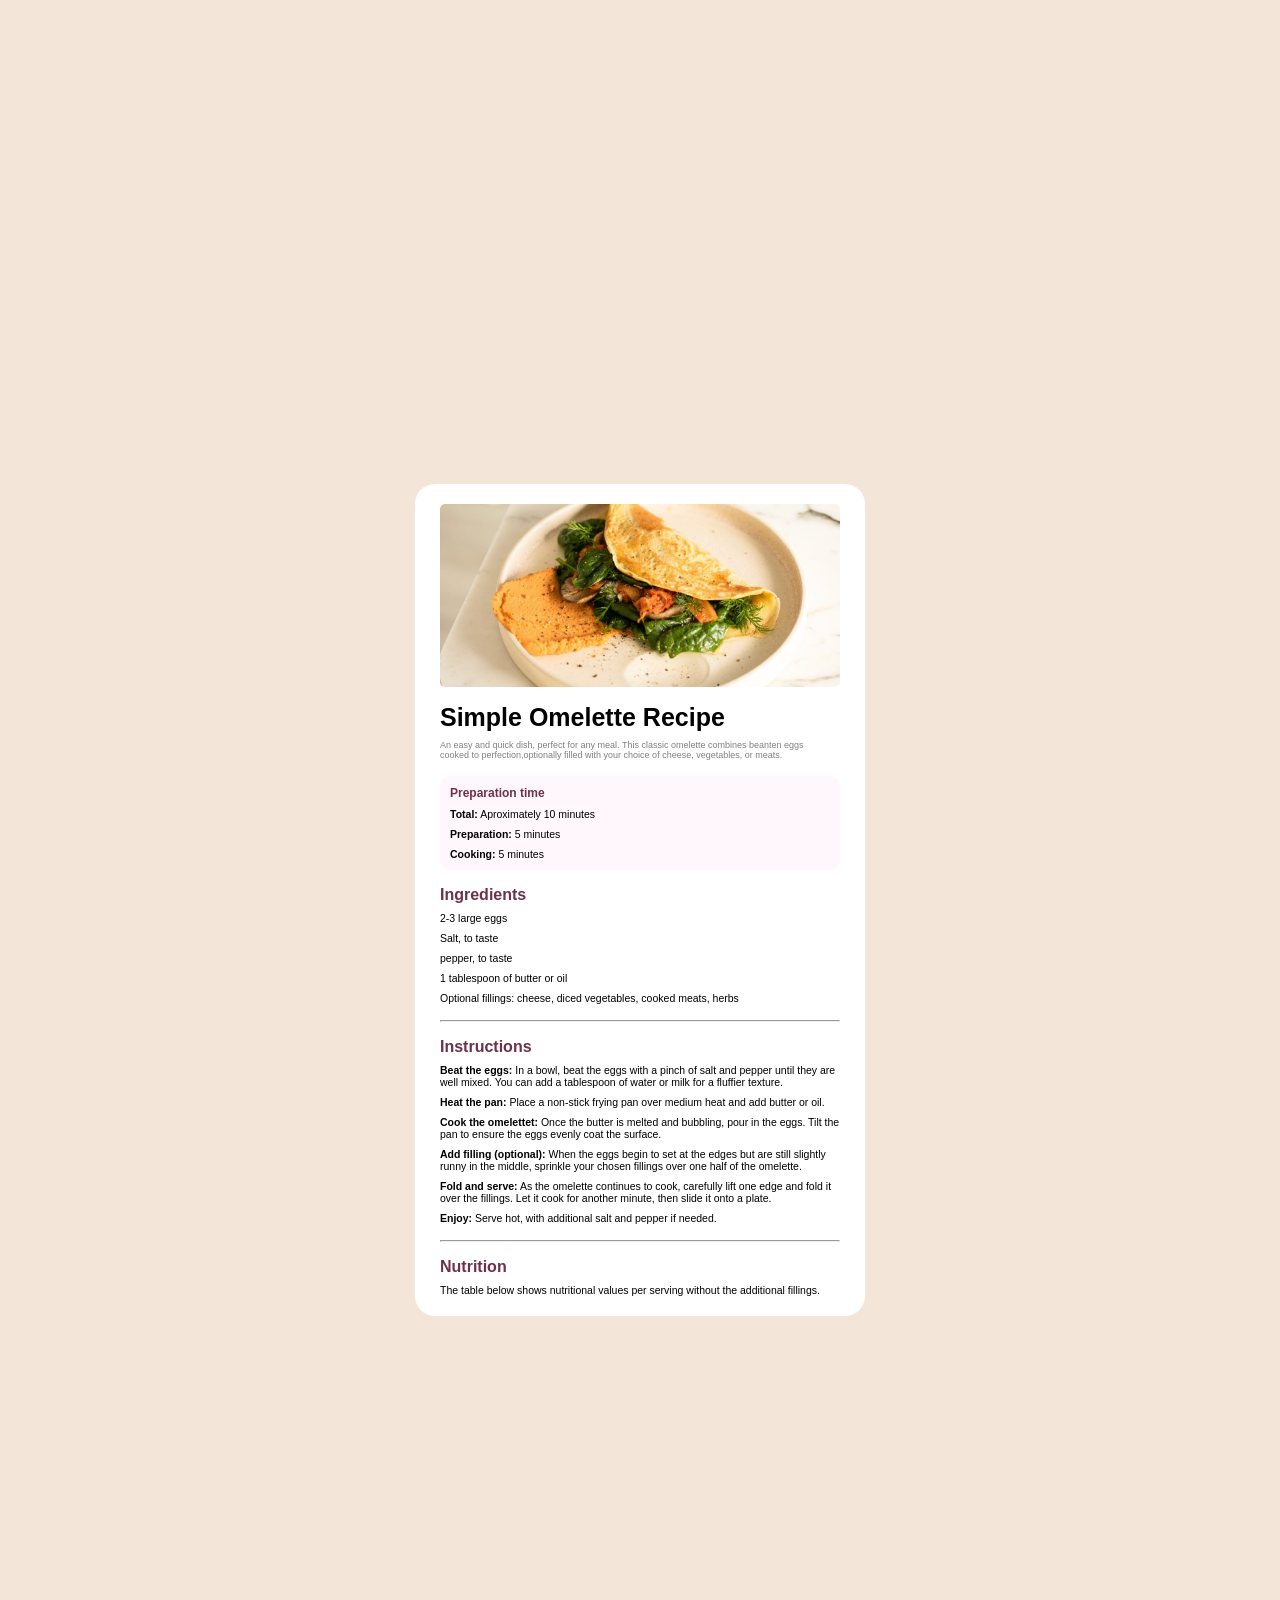
<file: Frontend-mentor.html>
<!DOCTYPE html>
<html lang="es">
<head>
    <meta charset="UTF-8">
    <meta name="viewport" content="width=device-width, initial-scale=1.0">
    <link icon rel="shortcut icon" href="pictures/favicon-32x32.png" type="image/x-icon">
    <link rel="stylesheet" href="Frontend-mentor.css">
    <title>Frontend Mentor</title>
</head>
<body>
    <main id="main">
        <article id="article">
            <div class="image-content">
                <img class="image" src="pictures/image-omelette.jpeg" alt="imagen de un omelette" aria-label="imagen de un     omelette" title="imagen de un omelette">
            </div>

            <div class="title-section">
                <h1 class="title">Simple Omelette Recipe</h1>
                <p class="description">An easy and quick dish, perfect for any meal. This classic omelette combines beanten eggs <br>cooked to perfection,optionally filled with your choice of cheese, vegetables, or meats.</p>
            </div>

            <ul class="ul-1">
                <h3 class="ul-1-h3">Preparation time</h3>
                <li class="item-list"><span class="item">Total:</span> Aproximately 10 minutes</li>
                <li class="item-list"><span class="item">Preparation:</span> 5 minutes</li>
                <li class="item-list"><span class="item">Cooking:</span> 5 minutes</li>
            </ul>

            <ul class="ul-2">
                <h2 class="ul-2-h2">Ingredients</h2>
                <li class="item-list">2-3 large eggs</li>
                <li class="item-list">Salt, to taste</li>
                <li class="item-list">pepper, to taste</li>
                <li class="item-list">1 tablespoon of butter or oil</li>
                <li class="item-list">Optional fillings: cheese, diced vegetables, cooked meats, herbs</li>
            </ul>
            <hr>

            <ul class="ul-2">
                <h2 class="ul-2-h2">Instructions</h2>
                <li class="item-list"><span class="item">Beat the eggs:</span> In a bowl, beat the eggs with a pinch of salt and pepper until they are well mixed. You can add a tablespoon of water or milk for a fluffier texture.</li>
                
                <li class="item-list"><span class="item">Heat the pan:</span> Place a non-stick frying pan over medium heat and add butter or oil.</li>

                <li class="item-list"><span class="item">Cook the omelettet:</span> Once the butter is melted and bubbling, pour in the eggs. Tilt the pan to ensure 
                the eggs evenly coat the surface.</li>

                <li class="item-list"><span class="item">Add filling (optional):</span> When the eggs begin to set at the edges but are still slightly runny in the 
                middle, sprinkle your chosen fillings over one half of the omelette.</li>

                <li class="item-list"><span class="item">Fold and serve:</span> As the omelette continues to cook, carefully lift one edge and fold it over the 
                fillings. Let it cook for another minute, then slide it onto a plate.</li>

                <li class="item-list"><span class="item">Enjoy:</span> Serve hot, with additional salt and pepper if needed.</li>
            </ul>

            <hr>

            <div class="ultima-parte">
                <div class="title-section">
                    <h2 class="ul-2-h2">Nutrition</h2>
                    <p class="item-list">The table below shows nutritional values per serving without the additional fillings.</p>
                </div>
            </div>
        </article>
    </main>
</body>
</html>
</file>
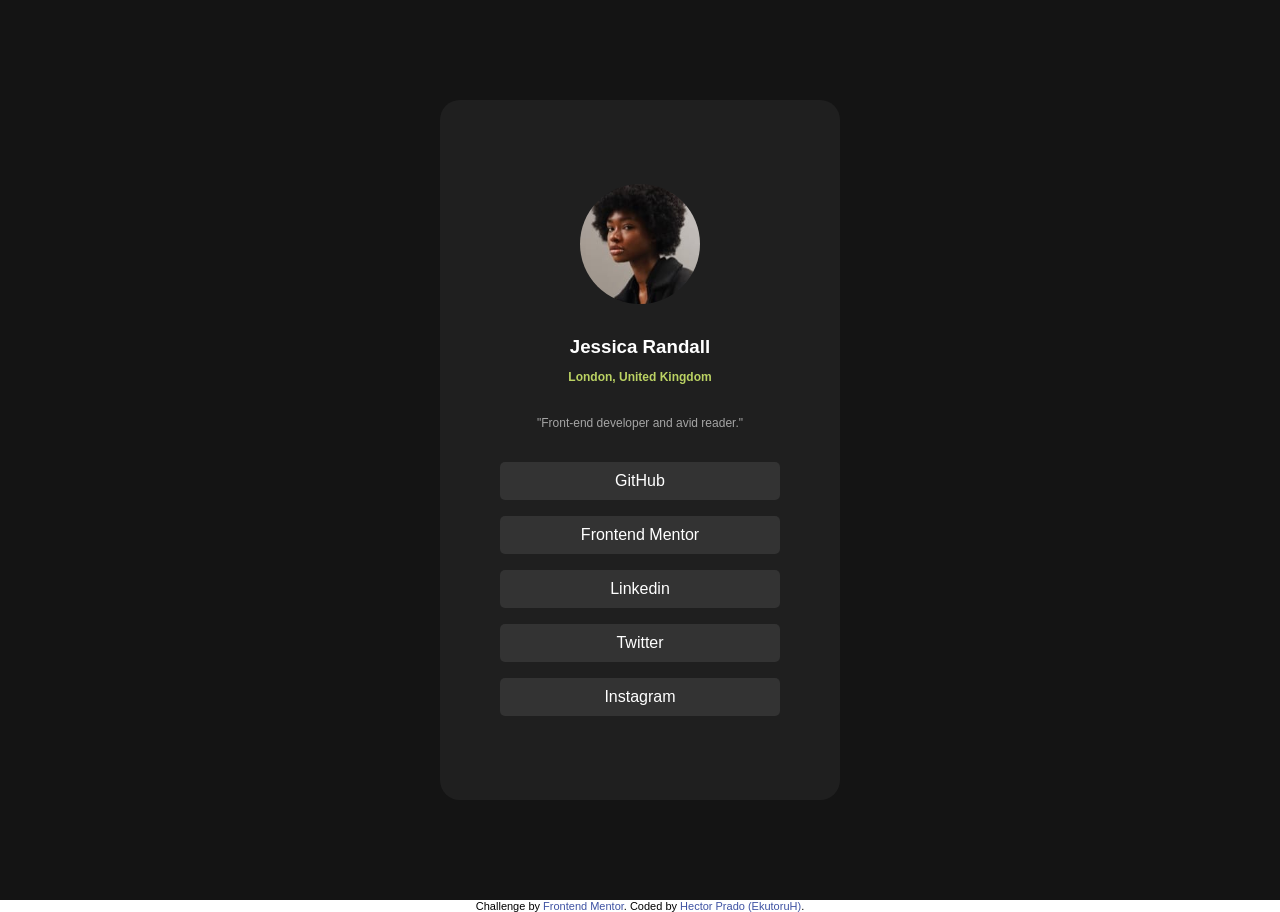
<file: FrontEnd-mentor2.html>
<!DOCTYPE html>
<html lang="en">
<head>
  <meta charset="UTF-8">
  <meta name="viewport" content="width=device-width, initial-scale=1.0"> <!-- displays site properly based on user's device -->

  <link rel="icon" type="image/png" sizes="32x32" href="./assets/images/favicon-32x32.png">
  <link rel="stylesheet" href="FrontEnd-mentor2.css">
  
  <title>Frontend Mentor | Social links profile</title>

  <!-- Feel free to remove these styles or customise in your own stylesheet 👍 -->
  <style>
    .attribution { font-size: 11px; text-align: center; }
    .attribution a { color: hsl(228, 45%, 44%); }
  </style>
</head>
<body>

    <main id="main">
        <section id="section">
            <div class="img-content">
                <img class="imgg" src="pictures/avatar-jessica.jpeg" alt="image, Jesica Randall" aria-label="Jessica Randall">

            </div>
            <div class="text-content">
                <h3 class="name">Jessica Randall</h3>
                <p class="ubication">London, United Kingdom</p>

            </div>

            <span class="description">"Front-end developer and avid reader."</span>

            <div class="div-content-list">
                <ul class="content-list">
                    <li class="list-item"><a class="list-item-a" href="#">GitHub</a></li>
                    <li class="list-item"><a class="list-item-a" href="#">Frontend Mentor</a></li>
                    <li class="list-item"><a class="list-item-a" href="#">Linkedin</a></li>
                    <li class="list-item"><a class="list-item-a" href="#">Twitter</a></li>
                    <li class="list-item"><a class="list-item-a" href="#">Instagram</a></li>
                </ul>
            </div>
        </section>
    </main>














  
  
  

  
  
  <div class="attribution">
    Challenge by <a href="https://www.frontendmentor.io?ref=challenge" target="_blank">Frontend Mentor</a>. 
    Coded by <a href="#">Hector Prado (EkutoruH)</a>.
  </div>
</body>
</html>
</file>
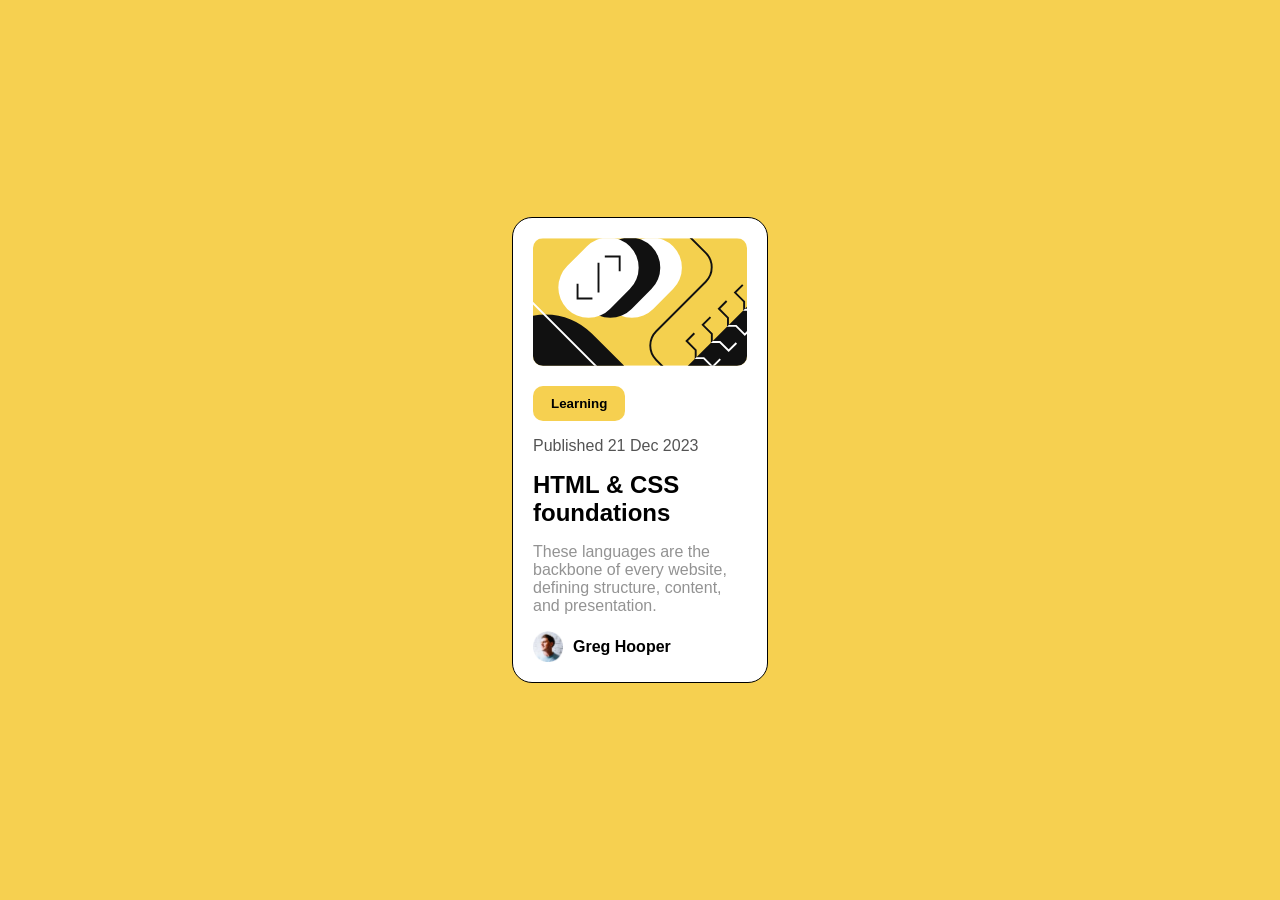
<file: Frontend-mentor3.html>
<!DOCTYPE html>
<html lang="en">
<head>
  <meta charset="UTF-8">
  <meta name="viewport" content="width=device-width, initial-scale=1.0"> <!-- displays site properly based on user's device -->

  <link rel="icon" type="image/png" sizes="32x32" href="./assets/images/favicon-32x32.png">
  <link rel="stylesheet" href="Frontend-mentor3.css">
  
  <title>Frontend Mentor | Blog preview card</title>

  <!-- Feel free to remove these styles or customise in your own stylesheet 👍 -->
  <!-- <style>
    .attribution { font-size: 11px; text-align: center; }
    .attribution a { color: hsl(228, 45%, 44%); }
  </style> -->
</head>
<body>


    <main id="main">
        <section id="section">
            <div class="info-content">
                <img-content>
                    <img class="imgg" src="pictures/illustration-article.svg" alt="">
                </img-content>
                <div class="buttom-section">
                    <button class="buttom_">Learning</button>
                </div>
                <span class="date">Published 21 Dec 2023</span>
                <h2 class="title">HTML & CSS foundations</h2>
                <p class="lorem">These languages are the backbone of every website, defining structure, content, and presentation. </p>

                <div class="user">
                    <img loading="lazy" src="pictures/image-avatar.webp" alt="Greg Hooper avatar">
                    <h4>Greg Hooper</h4>
                </div>
            </div>
        </section>
    </main>










  

  

 

  

 
  
  <!-- <div class="attribution">
    Challenge by <a href="https://www.frontendmentor.io?ref=challenge" target="_blank">Frontend Mentor</a>. 
    Coded by <a href="#">Your Name Here</a>.
  </div> -->
</body>
</html>
</file>
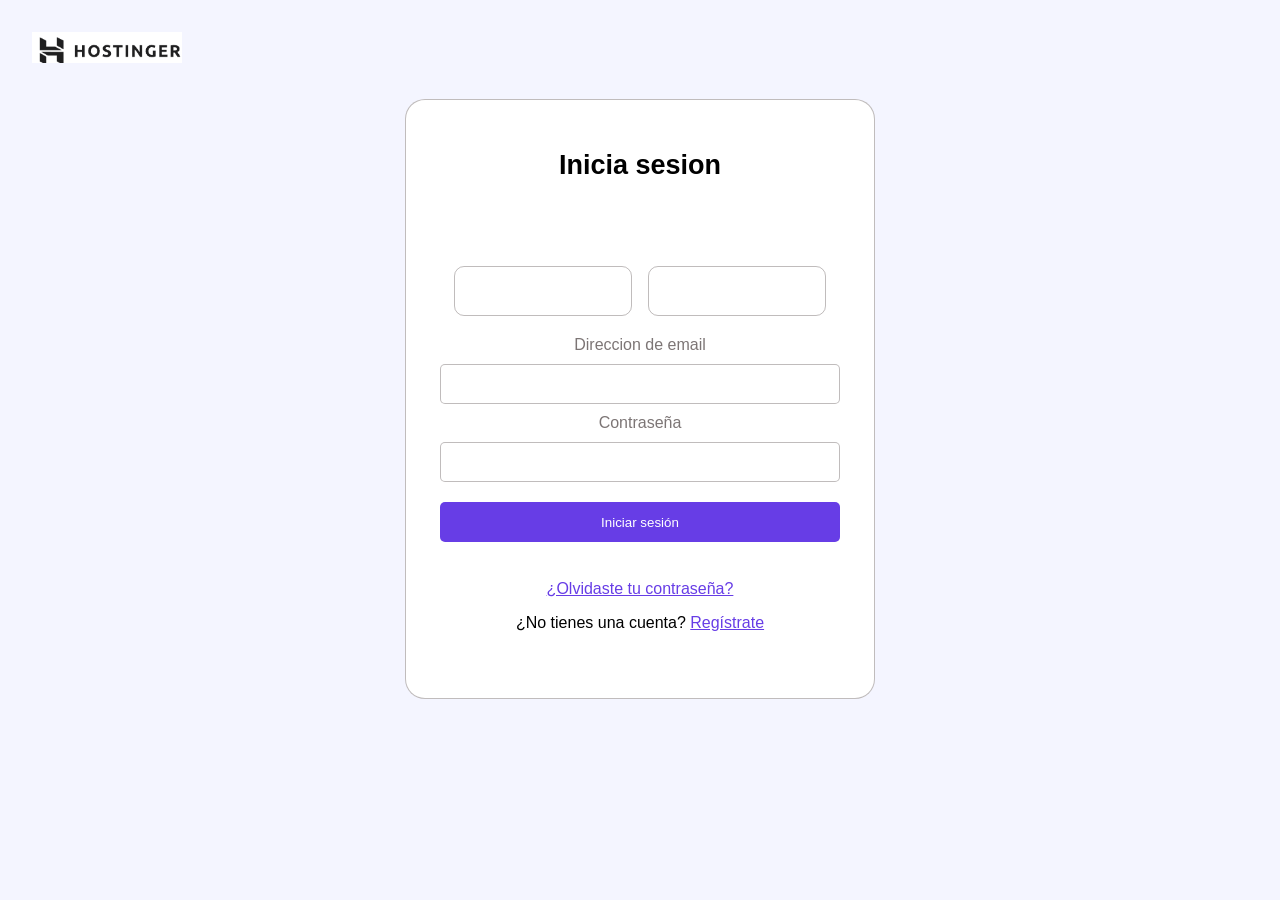
<file: hsesion.html>
<!DOCTYPE html>
<html lang="es">
<head>
    <meta charset="UTF-8">
    <meta name="viewport" content="width=device-width, initial-scale=1.0">
    <link rel="stylesheet" href="hsesion.css">
     <!--ICONO DE PAGINA-->
    <link rel="icon" href="pictures/hostinger.ico" type="image/ico" >
    <!--TITULO DE PAGINA -->
    <title>Hostinger: dale vida a tu idea en internet con una web</title>
</head>
<body>
    <header>
        <a rel="noopener nofollow" href="hostin.html"><img src="pictures/logo.png" alt="logo hostinger"></a>
    </header>

    <main>
        <section class="form-section">
            <div class="head-section">
                <h1>Inicia sesion</h1>
            </div>
            <div class="icons">
                <a href="#"><img src="pictures/google.png" alt="icono google"></a>
                <a href="#"><img src="pictures/facebook.png" alt="facebook"></a>
            </div>
            <form action="#" method="post" class="login-form">
                <label for="email">Direccion de email</label>
                <input type="email" id="email" name="email" required>

                <label for="password">Contraseña</label>
                <input type="password" id="password" name="password" required>

                <button  class="boton" type="submit">Iniciar sesión</button>
            </form>


            <div class="head-bottom">
                
                <a href="#">¿Olvidaste tu contraseña?</a>
                <p>¿No tienes una cuenta? <a rel="noopener nofollow" href="#">Regístrate</a></p>
            </div>
            
        </section>
</body>
</html>
</file>
<file: Frontend-mentor.css>
*{
    margin: 0;
    padding: 0;
    box-sizing: border-box;
    list-style: none;
    text-decoration: none;
    font-family: Arial, Helvetica, sans-serif;
}


body{
    width: 100%;
    height: 200vh;
    background-color: #F3E5D8;
    display: flex;
    justify-content: center;
    align-items: center;
    flex-direction: row;
}


#main{
    
    display: flex;
    flex-direction: column;
    align-items:center ;

    padding: 20px;
    background-color: white;
    width: 450px;
    height: auto;
    border-radius: 20px;
    
}

#article{
    width: 400px;
    display: flex;
    flex-direction: column;
  
    align-items:flex-start ;
    gap: 1rem;
    
}


.image-content{
    width: 100%;
    height: auto;
    display: flex;
    justify-content: center;
    align-items: center;
}

.image{
    max-width: 100%;
    height: auto;
    border-radius: 5px;
}

/*SECCION DE TITULO Y PARRAFO */


.title-section{
    display: flex;
    flex-direction: column;
    gap: .5rem;
}
.title{
    font-size: 25px;
}

.description{
    font-size: 9px;
    color: gray;
    
}   

/*SECCION DE LISTAS LISTA 1*/

.ul-1{
    background-color: #fff7fc;
    width: 100%;
    padding: 10px;
    border-radius: 10px;
    display: flex;
    flex-direction: column;
    align-items: flex-start;
    gap: .5rem;
    /* list-style: ; REVISAR */
    
}

.ul-1-h3{
    font-size: 12px;
    color: #6d314b;
}

.item-list{
    font-size: 10.5px;
}

.item{
    font-weight: bold;
}

/*SECCION DE LISTA 2 */

.ul-2{
    display: flex;
    flex-direction: column;
    align-items: flex-start;
    gap: .5rem;
}
.ul-2-h2{
    font-size: 16px;
    color: #6d314b;
}
hr{
    width: 100%;
    color: #E9E9E9;
    opacity: 5px;
}
</file>
<file: FrontEnd-mentor2.css>
*{
    margin: 0;
    padding: 0;
    box-sizing: border-box;
    list-style: none;
    text-decoration: none;
    font-family: Arial, Helvetica, sans-serif;
}

body{
    width: 100%;
    height: 100vh;
}

#main{
    background-color: #141414;
    width: 100%;
    height: 100%;

    display: flex;
    justify-content: center;
    align-items: center;
    
}


#section{
    background-color: #1f1f1f;
    width: 400px;
    min-width: 400px;
    max-width: 500px;
    min-height: 700px;
    display: flex;
    flex-direction: column;
    align-items: center;
    justify-content: center;
    border-radius: 20px;
    gap: 2rem;
}



.imgg{
    max-width: 120px;
    height: auto;
    border-radius: 50%;
    margin: auto;
    display: block;
}
/*TEXT_CONTENT*/

.text-content{
    display: flex;
    flex-direction: column;
    align-items: center;
    justify-content: center;
    gap: .7rem;
}
.name{
    color: #fff;
}

.ubication{
    color: #bbd263;
    font-size: 12px;
    font-weight: bold;
}

.description{
    color: #fff9;
    font-size: 12px;
}

 /*Content_list*/

 .div-content-list{
    width: 70%;
    display: flex;
    justify-content: center;
    align-items: center ;
 }

 .content-list{
    width: 100%;

    display: flex;
    flex-direction: column;
    justify-content: center;
    align-items: center ;
    text-align: center;

    gap: 1rem;
    
 }

 .list-item{
    width: 100%;
    background-color: #333333;
    
    padding-inline: 10px;
    padding-block: 10px;
    border-radius: 5px;
}


.list-item-a{
    color: #fff;
}
</file>
<file: Frontend-mentor3.css>
*{
    margin: 0;
    padding: 0;
    box-sizing: border-box;
    list-style: none;
    text-decoration: none;
    font-family: Arial, Helvetica, sans-serif;
}


body{
    width: 100%;
    height: 100vh;
    display: flex;
    justify-content: center;
}

#main{
    background-color: #F6D050;
    width: 480px;
    height: 100%;
    display: flex;
    justify-content: center;
    align-items: center;
    
}

#section{
    width: 80%;
    
    background-color: #fff;
    display: flex;
    justify-content: center;
    align-items: center;
   
    border: 1px solid black;
    border-radius: 20px;

}

.info-content{
    width: 100%;
    padding-block: 20px;
    padding-inline: 20px;
    
    display: flex;
    flex-direction: column;
    justify-content: center;
    align-items: flex-start;
    gap: 1rem;
}


.buttom_{
    padding: 10px 18px;
    color: #000000;
    font-weight: 700;
    background-color: #F6D050;
    border: none;
    border-radius: 10px;
}



.title:hover{
    color: #F6D050;
}

.date{
    color: #000000ac;
}

.lorem{
    color: #0000006d;
}



.imgg{
    width: 100%;
    border-radius: 10px;
}

.user img{
    width: 30px;
}

.user{
    display: flex;
    flex-direction: row;
    justify-content: flex-start;
    align-items: center;
    gap: 10px;
}
@media (min-width: 768px ){
    #main{
        width:100%;
    }
    #section{
        max-width: 20%;
    }
   
}
</file>
<file: hsesion.css>
*{
    margin: 0;
    padding: 0;
    box-sizing: border-box;
    font-family: Arial, sans-serif;
}

body{
    width: 100%;
    height: auto    ;
    background:#F4F5FF;
    
}

header a{
    display: block;
    padding: 2rem;
}
header img{
    width: 150px;
    height: auto;
}


/*MAIN-SSECTION*/


main{
    width: 100%;
    display: flex;
    justify-content: center;
    align-items: center;
}
.form-section{
    position: relative;
    background-color: white;
    width: 470px;
    height: 600px;
    display: flex;
    justify-content: center;
    align-items: center;
    flex-direction: column;
    border: 1px solid rgba(74, 65, 65, 0.349);
    border-radius: 20px;


}
/*h1*/
.head-section{
    position: absolute;
    top: 0%;
    padding-block-start: 50px;
    font-size: 18px;
}




/*formulario*/
.login-form{
    width: 100%;
    display: flex;
    justify-content: center;
    align-items: center;    
    flex-direction: column;

}


.icons a img{
    display: flex   ;
    justify-content: centere;
    align-items: center;
    z-index: 10;
    width: 80px;
    height: 20px;
    cursor: pointer;
    border: 1px solid rgba(74, 65, 65, 0.349);
    border-radius: 10px;

    padding: 1.5rem 5.5rem;
}
.icons{
    display: flex;
    justify-content: center;
    align-items: center;    
    gap: 1rem;
    padding-block: 20px;
}


.login-form input, button{
    width: 400px;
    height: 40px;
    margin-block: 10px;
    border: 1px solid rgba(74, 65, 65, 0.349);
    border-radius: 5px;
    padding-inline: 10px;
}

.boton{
    background-color: #673DE6;
    color: white;
    border: none;
    cursor: pointer;
    
}
.login-form label{
    color: rgba(74, 65, 65, 0.726);
}
.head-bottom{
    position: absolute;
    bottom: 0%;
    
    padding-block-end: 50px;
    font-size: 16px;
    gap: 1rem;

    text-align: center;
    justify-content: center;
}

.head-bottom a, p{
    padding-block: 1rem;
    
}

.head-bottom a{
    color: #673DE6;
    
}
</file>
